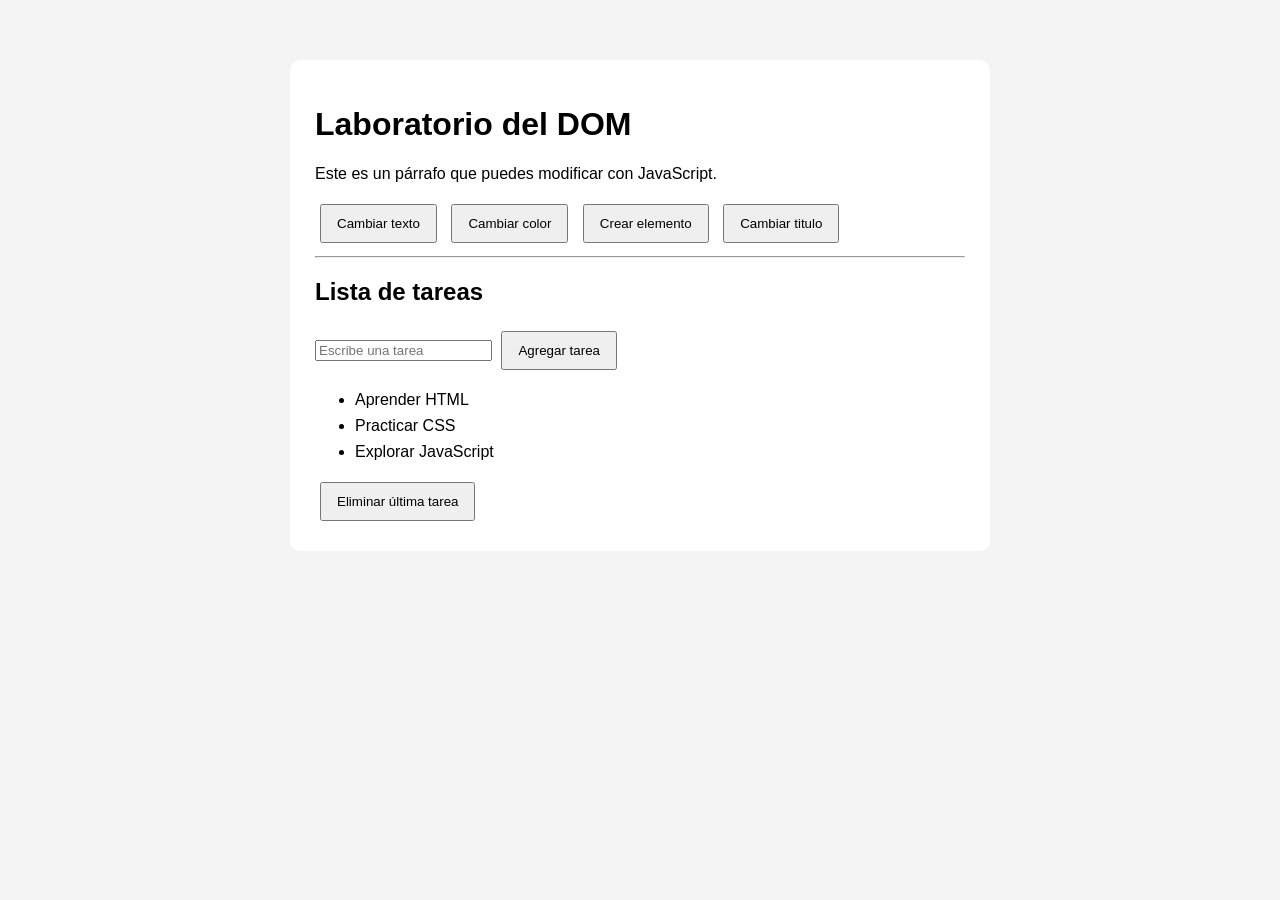
<file: session-1/ejer-01/index.html>
<!DOCTYPE html>
<html lang="es">

<head>
    <meta charset="UTF-8">
    <meta name="viewport" content="width=device-width, initial-scale=1.0">
    <title>Laboratorio DOM</title>

    <style>
        body {
            font-family: Arial, sans-serif;
            max-width: 700px;
            margin: 40px auto;
            padding: 20px;
            background-color: #f4f4f4;
        }

        .contenedor {
            background: white;
            padding: 25px;
            border-radius: 10px;
        }

        button {
            margin: 5px;
            padding: 10px 15px;
            cursor: pointer;
        }

        .destacado {
            color: white;
            background-color: #2563eb;
            padding: 10px;
            border-radius: 5px;
        }

        li {
            margin: 8px 0;
        }
    </style>
</head>

<body>

    <main class="contenedor">
        <h1 id="titulo">Laboratorio del DOM</h1>

        <p id="mensaje">
            Este es un párrafo que puedes modificar con JavaScript.
        </p>

        <button id="btnTexto">Cambiar texto</button>
        <button id="btnColor">Cambiar color</button>
        <button id="btnCrear">Crear elemento</button>

        <!-- Laboratorios -->
        <button id="btnTitulo">Cambiar titulo</button>

        <hr>

        <h2>Lista de tareas</h2>

        <input type="text" id="nuevaTarea" placeholder="Escribe una tarea">

        <button id="btnAgregar">Agregar tarea</button>

        <ul id="listaTareas">
            <li>Aprender HTML</li>
            <li>Practicar CSS</li>
            <li>Explorar JavaScript</li>
        </ul>

        <button id="btnEliminar">Eliminar última tarea</button>

        <div id="resultado"></div>
    </main>


    <script src="main.js"></script>

</body>

</html>
</file>
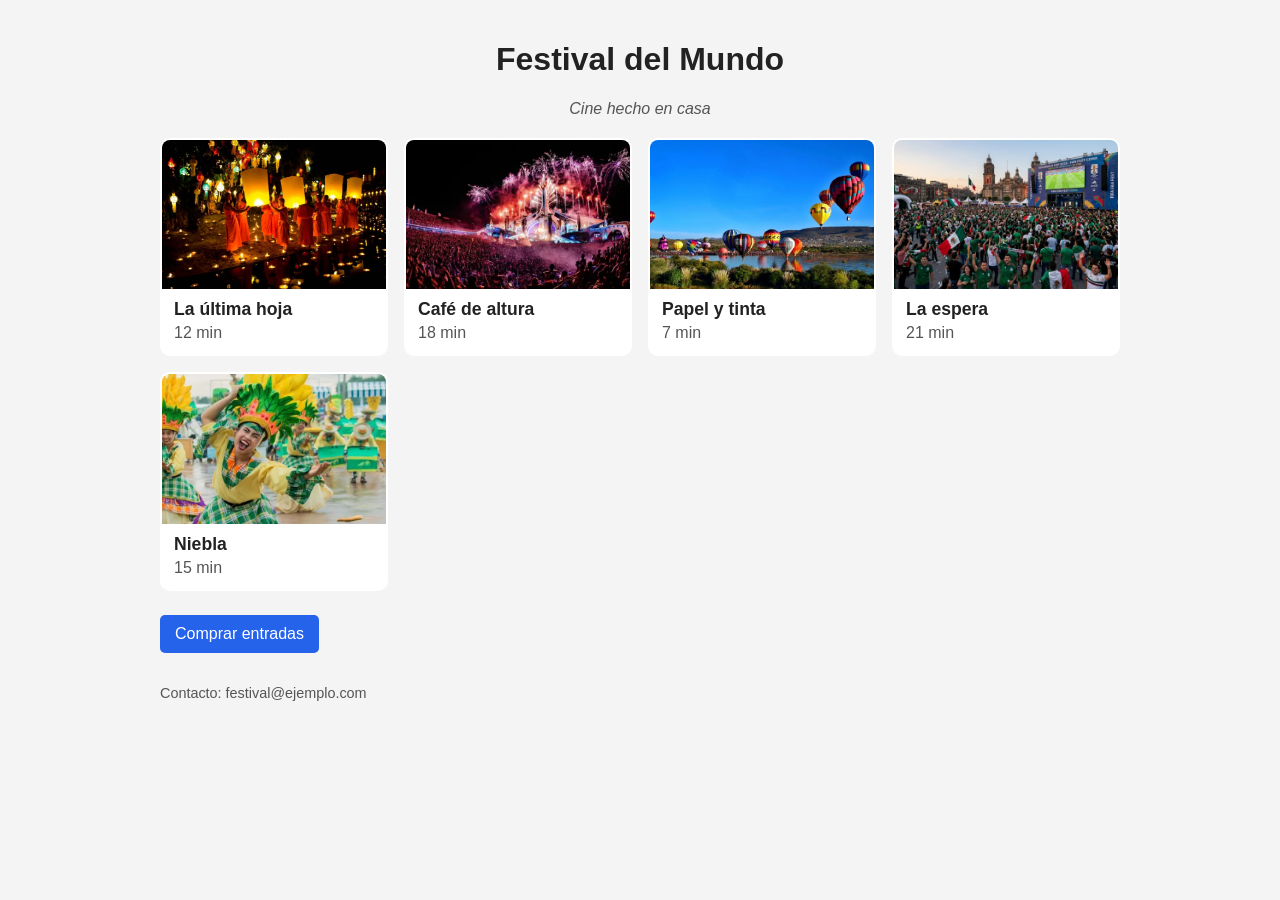
<file: session-1/ejer-02/index.html>
<!doctype html>
<html lang="es">

<head>
    <meta charset="utf-8">
    <title>Festival del Mundo</title>
    <link rel="stylesheet" href="estilos.css">
    <script src="inspector.js" defer></script>
</head>

<body>
    <header>
        <h1 id="titulo">Festival del Mundo</h1>
        <p class="lema">Cine hecho en casa</p>
    </header>
    <main>
        <p id="resumen"></p>
        <section id="programacion">
            <article class="festival" data-genero="animacion">
                <img src="img/img01.webp" alt="Monjes soltando faroles de papel iluminados durante una noche de velas">
                <h2>La última hoja</h2>
                <p class="duracion">12 min</p>
            </article>
            <article class="festival" data-genero="documental">
                <img src="img/img02.webp" alt="Multitud frente a un escenario con fuegos artificiales en un festival nocturno">
                <h2>Café de altura</h2>
                <p class="duracion">18 min</p>
            </article>
            <article class="festival" data-genero="animacion">
                <img src="img/img03.webp" alt="Globos aerostáticos de colores sobre un lago bajo un cielo despejado">
                <h2>Papel y tinta</h2>
                <p class="duracion">7 min</p>
            </article>
            <article class="festival" data-genero="ficcion">
                <img src="img/img04.webp" alt="Aficionados con banderas de México reunidos ante una pantalla gigante en una plaza">
                <h2>La espera</h2>
                <p class="duracion">21 min</p>
            </article>
            <article class="festival" data-genero="ficcion">
                <img src="img/img05.webp" alt="Bailarinas con trajes de cuadros y tocados de piña en un desfile">
                <h2>Niebla</h2>
                <p class="duracion">15 min</p>
            </article>
        </section>
        <a id="entradas" href="#">Comprar entradas</a>
    </main>
    <footer>
        <p>Contacto: festival@ejemplo.com</p>
    </footer>
</body>

</html>
</file>
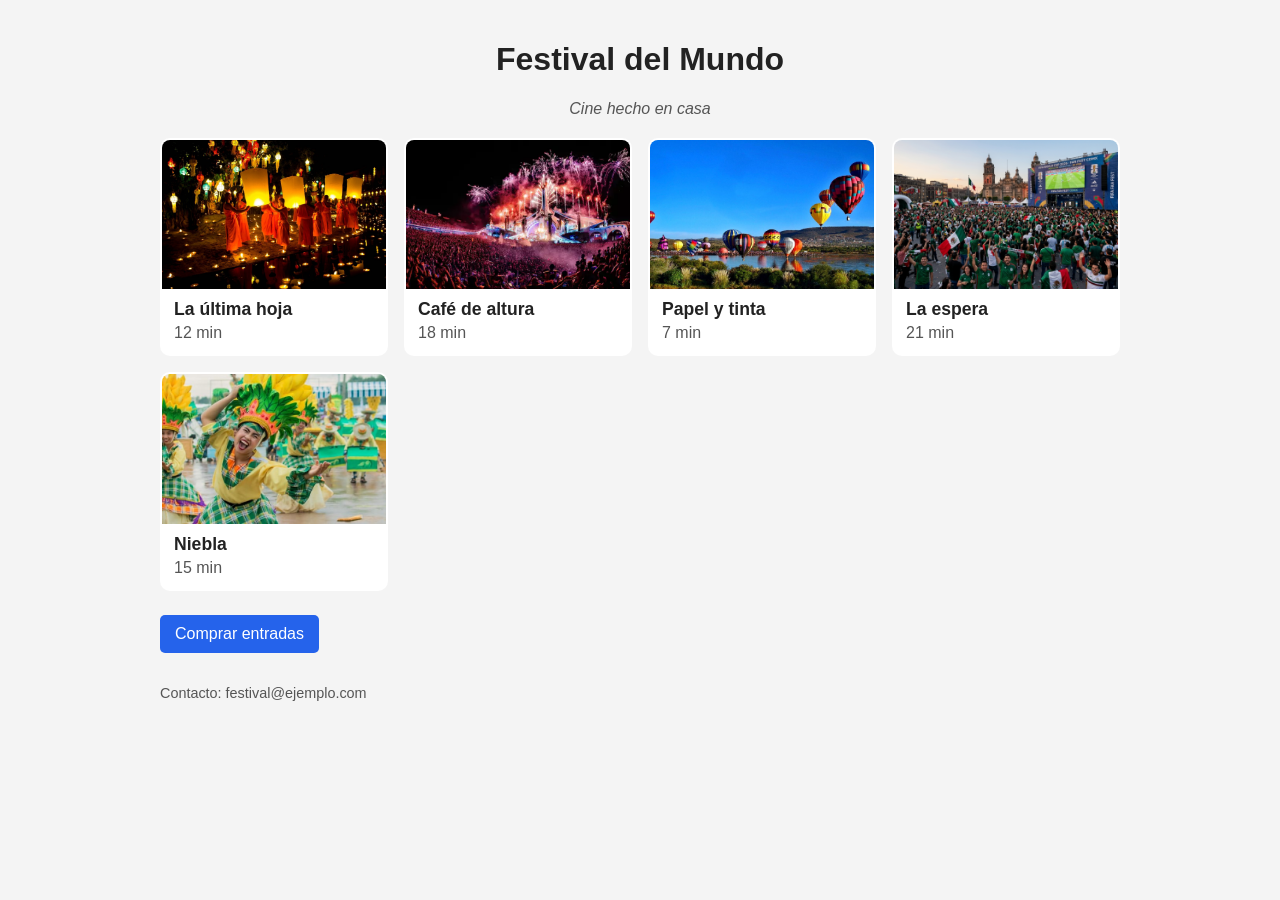
<file: session-1/festival/index.html>
<!doctype html>
<html lang="es">

<head>
    <meta charset="utf-8">
    <title>Festival del Mundo</title>
    <link rel="stylesheet" href="estilos.css">
    <script src="inspector.js" defer></script>
</head>

<body>
    <header>
        <h1 id="titulo">Festival del Mundo</h1>
        <p class="lema">Cine hecho en casa</p>
    </header>
    <main>
        <p id="resumen"></p>
        <section id="programacion">
            <article class="festival" data-genero="animacion">
                <img src="img/img01.png">
                <h2>La última hoja</h2>
                <p class="duracion">12 min</p>
            </article>
            <article class="festival" data-genero="documental">
                <img src="img/img02.png">
                <h2>Café de altura</h2>
                <p class="duracion">18 min</p>
            </article>
            <article class="festival" data-genero="animacion">
                <img src="img/img03.png">
                <h2>Papel y tinta</h2>
                <p class="duracion">7 min</p>
            </article>
            <article class="festival" data-genero="ficcion">
                <img src="img/img04.png">
                <h2>La espera</h2>
                <p class="duracion">21 min</p>
            </article>
            <article class="festival" data-genero="ficcion">
                <img src="img/img05.png">
                <h2>Niebla</h2>
                <p class="duracion">15 min</p>
            </article>
        </section>
        <a id="entradas" href="#">Comprar entradas</a>
    </main>
    <footer>
        <p>Contacto: festival@ejemplo.com</p>
    </footer>
</body>

</html>
</file>
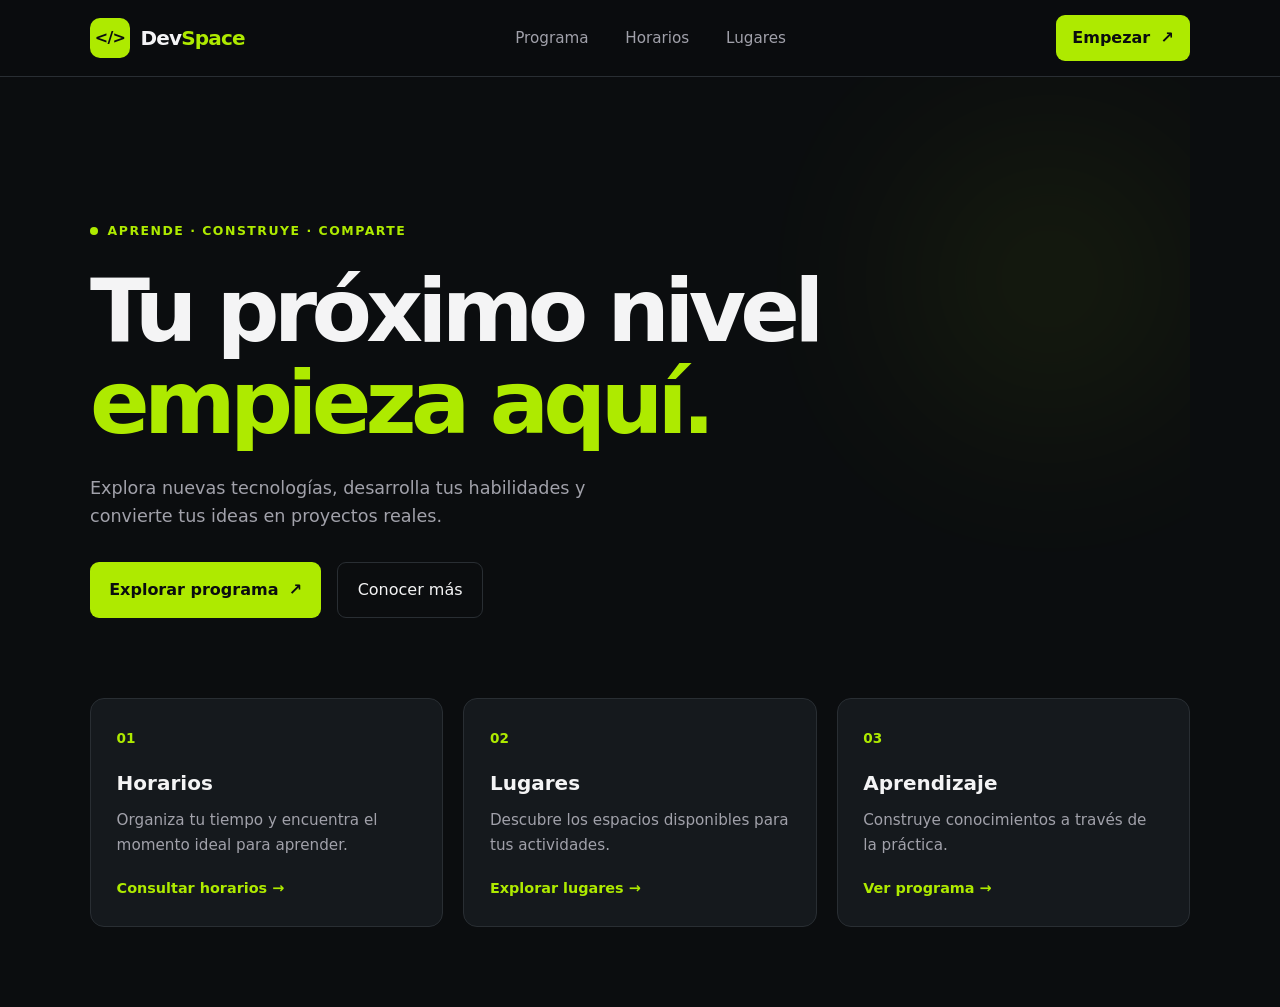
<file: session-3/ejer-01/index.html>
<!DOCTYPE html>
<html lang="es">

<head>
    <meta charset="UTF-8">
    <meta name="viewport" content="width=device-width, initial-scale=1.0">

    <meta name="theme-color" content="#0B0D0F">
    <meta name="description" content="Explora programas de aprendizaje, horarios y lugares.">

    <title>DevSpace | Aprende tecnología</title>

    <link rel="stylesheet" href="styles.css">
    <script src="script.js" defer></script>
</head>

<body>
    <header class="encabezado">
        <nav class="navegacion" aria-label="Navegación principal">

            <a href="#" class="marca" aria-label="DevSpace, inicio">
                <span class="marca-icono">&lt;/&gt;</span>
                <span>Dev<span class="marca-acento">Space</span></span>
            </a>

            <button type="button" id="boton-menu" class="boton-menu" aria-expanded="false" aria-controls="menu">
                <span class="texto-menu">Menú</span>
                <span class="icono-menu" aria-hidden="true">☰</span>
            </button>

            <ul id="menu" class="menu">
                <li><a href="#programa">Programa</a></li>
                <li><a href="#horarios">Horarios</a></li>
                <li><a href="#lugares">Lugares</a></li>
            </ul>

            <a href="#programa" class="boton-contacto">
                Empezar <span aria-hidden="true">↗</span>
            </a>

        </nav>
    </header>

    <main>
        <section class="hero" id="programa">
            <p class="etiqueta">
                <span class="punto"></span>
                APRENDE · CONSTRUYE · COMPARTE
            </p>

            <h1>
                Tu próximo nivel
                <span>empieza aquí.</span>
            </h1>

            <p class="descripcion">
                Explora nuevas tecnologías, desarrolla tus habilidades
                y convierte tus ideas en proyectos reales.
            </p>

            <div class="acciones">
                <a href="#horarios" class="boton-principal">
                    Explorar programa <span aria-hidden="true">↗</span>
                </a>

                <a href="#lugares" class="boton-secundario">
                    Conocer más
                </a>
            </div>
        </section>

        <section class="tarjetas" aria-label="Información de la plataforma">

            <article class="tarjeta" id="horarios">
                <span class="tarjeta-icono">01</span>
                <h2>Horarios</h2>
                <p>Organiza tu tiempo y encuentra el momento ideal para aprender.</p>
                <a href="#horarios">Consultar horarios →</a>
            </article>

            <article class="tarjeta" id="lugares">
                <span class="tarjeta-icono">02</span>
                <h2>Lugares</h2>
                <p>Descubre los espacios disponibles para tus actividades.</p>
                <a href="#lugares">Explorar lugares →</a>
            </article>

            <article class="tarjeta">
                <span class="tarjeta-icono">03</span>
                <h2>Aprendizaje</h2>
                <p>Construye conocimientos a través de la práctica.</p>
                <a href="#programa">Ver programa →</a>
            </article>

        </section>
    </main>
</body>

</html>
</file>
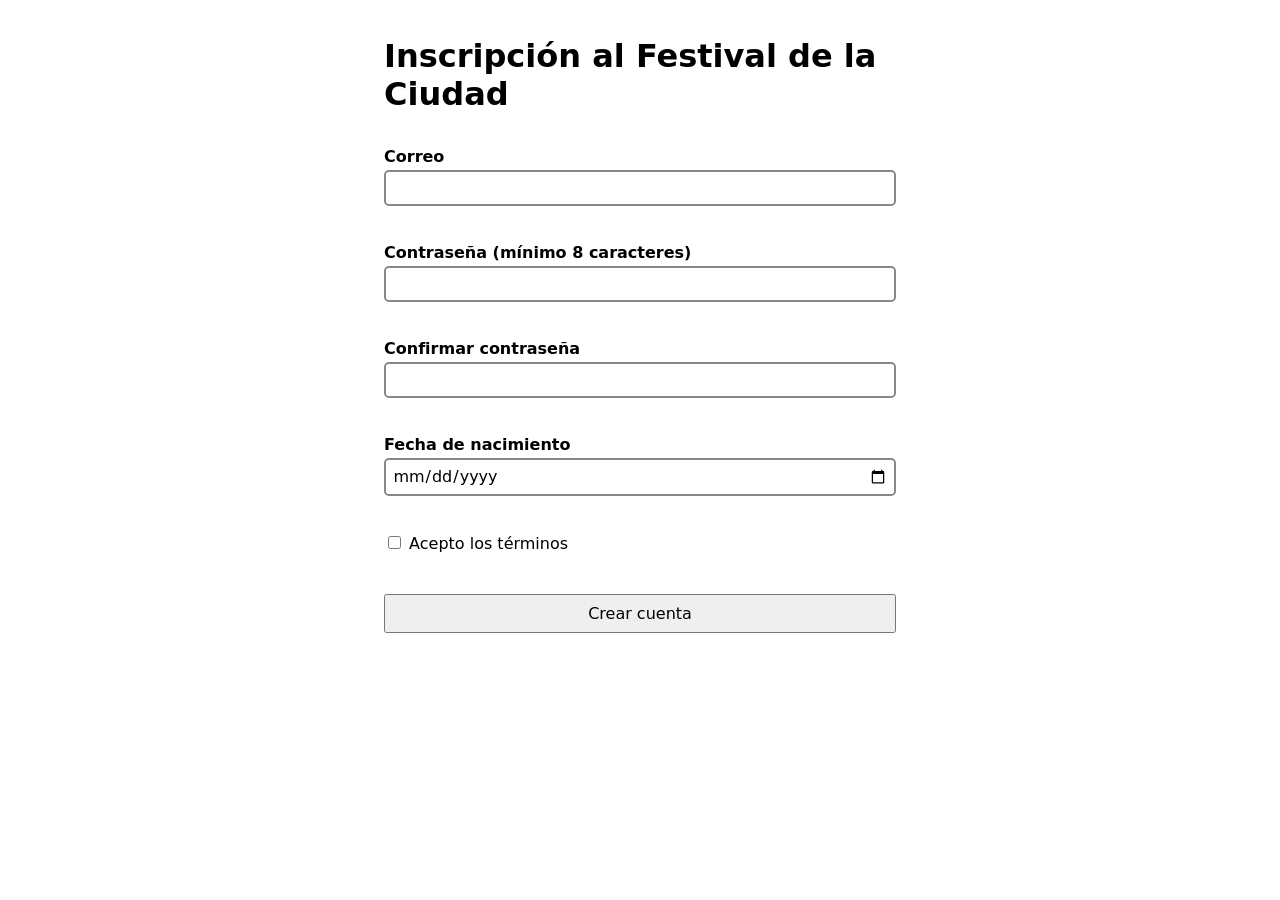
<file: session-5/ejer-01/registro.html>
<!doctype html>
<html lang="es">

<head>
    <meta charset="utf-8">
    <meta name="viewport" content="width=device-width, initial-scale=1">
    <title>Inscripción · Festival de la Ciudad</title>
    <link rel="stylesheet" href="registro.css">
    <script src="registro.js" defer></script>
</head>

<body>
    <main>
        <h1>Inscripción al Festival de la Ciudad</h1>
        <form id="registro" novalidate>
            <label for="correo">Correo</label>
            <input id="correo" name="correo" type="email" required aria-describedby="error-correo">
            <p id="error-correo" class="error"></p>

            <label for="clave">Contraseña (mínimo 8 caracteres)</label>
            <input id="clave" name="clave" type="password" required minlength="8" aria-describedby="error-clave">
            <p id="error-clave" class="error"></p>

            <label for="confirmacion">Confirmar contraseña</label>
            <input id="confirmacion" name="confirmacion" type="password" required aria-describedby="error-confirmacion">
            <p id="error-confirmacion" class="error"></p>

            <label for="nacimiento">Fecha de nacimiento</label>
            <input id="nacimiento" name="nacimiento" type="date" required aria-describedby="error-nacimiento">
            <p id="error-nacimiento" class="error"></p>

            <label class="casilla"><input id="terminos" name="terminos" type="checkbox" required
                    aria-describedby="error-terminos"> Acepto los términos</label>
            <p id="error-terminos" class="error"></p>

            <button type="submit">Crear cuenta</button>
            <p id="resumen" role="status"></p>
        </form>
    </main>
</body>

</html>
</file>
<file: session-1/ejer-02/estilos.css>
body {
    font-family: Arial, sans-serif;
    max-width: 960px;
    margin: 0 auto;
    padding: 20px;
    background-color: #f4f4f4;
    color: #222;
}

header {
    text-align: center;
    margin-bottom: 20px;
}

.lema {
    font-style: italic;
    color: #555;
}

#resumen {
    font-weight: bold;
}

#programacion {
    display: grid;
    grid-template-columns: repeat(auto-fill, minmax(220px, 1fr));
    gap: 16px;
    margin-bottom: 24px;
}

.festival {
    background: white;
    border: 2px solid transparent;
    border-radius: 10px;
    overflow: hidden;
}

.festival img {
    display: block;
    width: 100%;
    aspect-ratio: 3 / 2;
    object-fit: cover;
}

.festival h2 {
    font-size: 1.1rem;
    margin: 10px 12px 4px;
}

.duracion {
    margin: 0 12px 12px;
    color: #555;
}

/* Lo añade inspector.js a los festivales de animación */
.destacado {
    border-color: #2563eb;
    box-shadow: 0 0 0 3px rgba(37, 99, 235, 0.25);
}

/* Lo añade inspector.js a los festivales de 15 min o más */
.largo .duracion {
    color: #b45309;
    font-weight: bold;
}

.largo h2::after {
    content: "Largo";
    margin-left: 8px;
    padding: 2px 6px;
    font-size: 0.7rem;
    color: white;
    background-color: #b45309;
    border-radius: 4px;
    vertical-align: middle;
}

#entradas {
    display: inline-block;
    padding: 10px 15px;
    background-color: #2563eb;
    color: white;
    text-decoration: none;
    border-radius: 5px;
}

footer {
    margin-top: 32px;
    font-size: 0.9rem;
    color: #555;
}
</file>
<file: session-1/festival/estilos.css>
body {
    font-family: Arial, sans-serif;
    max-width: 960px;
    margin: 0 auto;
    padding: 20px;
    background-color: #f4f4f4;
    color: #222;
}

header {
    text-align: center;
    margin-bottom: 20px;
}

.lema {
    font-style: italic;
    color: #555;
}

#resumen {
    font-weight: bold;
}

#programacion {
    display: grid;
    grid-template-columns: repeat(auto-fill, minmax(220px, 1fr));
    gap: 16px;
    margin-bottom: 24px;
}

.festival {
    background: white;
    border: 2px solid transparent;
    border-radius: 10px;
    overflow: hidden;
}

.festival img {
    display: block;
    width: 100%;
    aspect-ratio: 3 / 2;
    object-fit: cover;
}

.festival h2 {
    font-size: 1.1rem;
    margin: 10px 12px 4px;
}

.duracion {
    margin: 0 12px 12px;
    color: #555;
}

/* Lo añade inspector.js a los festivales de animación */
.destacado {
    border-color: #2563eb;
    box-shadow: 0 0 0 3px rgba(37, 99, 235, 0.25);
}

/* Lo añade inspector.js a los festivales de 15 min o más */
.largo .duracion {
    color: #b45309;
    font-weight: bold;
}

.largo h2::after {
    content: "Largo";
    margin-left: 8px;
    padding: 2px 6px;
    font-size: 0.7rem;
    color: white;
    background-color: #b45309;
    border-radius: 4px;
    vertical-align: middle;
}

#entradas {
    display: inline-block;
    padding: 10px 15px;
    background-color: #2563eb;
    color: white;
    text-decoration: none;
    border-radius: 5px;
}

footer {
    margin-top: 32px;
    font-size: 0.9rem;
    color: #555;
}
</file>
<file: session-3/ejer-01/styles.css>
/* =========================
   1. Variables y reinicio
   ========================= */

:root {
    --fondo: #0B0D0F;
    --superficie: #15191D;
    --borde: #292E33;
    --texto: #F4F4F5;
    --texto-secundario: #A1A1AA;
    --acento: #AEEA00;
}

* {
    box-sizing: border-box;
    margin: 0;
    padding: 0;
}

html {
    scroll-behavior: smooth;
    scroll-padding-top: 90px;
}

body {
    min-height: 100vh;
    background: var(--fondo);
    color: var(--texto);
    font-family: Inter, system-ui, sans-serif;
    line-height: 1.6;
}

a {
    color: inherit;
    text-decoration: none;
}

button,
a {
    -webkit-tap-highlight-color: transparent;
}

a:focus-visible,
button:focus-visible {
    outline: 2px solid var(--acento);
    outline-offset: 4px;
}

/* =========================
   2. Navegación
   ========================= */

.encabezado {
    position: sticky;
    top: 0;
    z-index: 10;
    background: rgb(11 13 15 / 90%);
    border-bottom: 1px solid var(--borde);
    backdrop-filter: blur(16px);
}

.navegacion {
    width: min(1100px, 92%);
    min-height: 76px;
    margin-inline: auto;

    display: flex;
    align-items: center;
    justify-content: space-between;
    gap: 2rem;
}

.marca {
    display: inline-flex;
    align-items: center;
    gap: 0.65rem;
    font-size: 1.25rem;
    font-weight: 800;
    letter-spacing: -0.04em;
}

.marca-icono {
    display: grid;
    place-items: center;
    width: 40px;
    height: 40px;
    background: var(--acento);
    color: var(--fondo);
    border-radius: 10px;
    font-size: 1rem;
}

.marca-acento {
    color: var(--acento);
}

.menu {
    list-style: none;
    display: flex;
    align-items: center;
    gap: 0.5rem;
}

.menu a {
    display: block;
    padding: 0.65rem 0.9rem;
    border-radius: 8px;
    color: var(--texto-secundario);
    font-size: 0.95rem;
    transition:
        color 180ms ease,
        background 180ms ease;
}

.menu a:hover,
.menu a:focus-visible {
    color: var(--acento);
    background: var(--superficie);
}

.boton-contacto,
.boton-principal {
    display: inline-flex;
    justify-content: center;
    align-items: center;
    gap: 0.65rem;
    background: var(--acento);
    color: var(--fondo);
    border-radius: 9px;
    font-weight: 750;
    transition:
        transform 180ms ease,
        filter 180ms ease;
}

.boton-contacto {
    padding: 0.65rem 1rem;
    white-space: nowrap;
}

.boton-contacto:hover,
.boton-principal:hover {
    transform: translateY(-2px);
    filter: brightness(1.08);
}

.boton-menu {
    display: none;
    cursor: pointer;
    color: var(--texto);
    background: var(--superficie);
    border: 1px solid var(--borde);
    border-radius: 9px;
    padding: 0.65rem 0.8rem;
    font: inherit;
}

/* =========================
   3. Presentación principal
   ========================= */

main {
    width: min(1100px, 92%);
    margin-inline: auto;
}

.hero {
    position: relative;
    overflow: hidden;
    padding: clamp(5rem, 12vw, 9rem) 0 5rem;
}

.hero::before {
    content: "";
    position: absolute;
    z-index: -1;
    top: 10%;
    right: 0;
    width: 280px;
    aspect-ratio: 1;
    background: var(--acento);
    opacity: 0.08;
    filter: blur(100px);
    border-radius: 50%;
    pointer-events: none;
}

.etiqueta {
    display: flex;
    align-items: center;
    gap: 0.6rem;
    color: var(--acento);
    font-size: 0.78rem;
    font-weight: 750;
    letter-spacing: 0.12em;
}

.punto {
    width: 8px;
    height: 8px;
    background: var(--acento);
    border-radius: 50%;
}

.hero h1 {
    max-width: 800px;
    margin-top: 1.5rem;
    font-size: clamp(2.8rem, 7vw, 5.5rem);
    line-height: 1.05;
    letter-spacing: -0.065em;
}

.hero h1 span {
    display: block;
    color: var(--acento);
}

.descripcion {
    max-width: 580px;
    margin-top: 1.5rem;
    color: var(--texto-secundario);
    font-size: 1.1rem;
}

.acciones {
    display: flex;
    flex-wrap: wrap;
    gap: 1rem;
    margin-top: 2rem;
}

.boton-principal,
.boton-secundario {
    padding: 0.9rem 1.2rem;
}

.boton-secundario {
    border: 1px solid var(--borde);
    border-radius: 9px;
    transition:
        border-color 180ms ease,
        background 180ms ease;
}

.boton-secundario:hover {
    border-color: var(--acento);
    background: var(--superficie);
}

/* =========================
   4. Tarjetas informativas
   ========================= */

.tarjetas {
    display: grid;
    grid-template-columns: repeat(3, minmax(0, 1fr));
    gap: 1.25rem;
    padding-bottom: 5rem;
}

.tarjeta {
    padding: 1.6rem;
    background: var(--superficie);
    border: 1px solid var(--borde);
    border-radius: 14px;
    transition:
        transform 200ms ease,
        border-color 200ms ease;
}

.tarjeta:hover {
    transform: translateY(-5px);
    border-color: var(--acento);
}

.tarjeta-icono {
    display: inline-block;
    color: var(--acento);
    font-size: 0.85rem;
    font-weight: 800;
}

.tarjeta h2 {
    margin-top: 1rem;
    font-size: 1.25rem;
}

.tarjeta p {
    margin-top: 0.6rem;
    color: var(--texto-secundario);
    font-size: 0.95rem;
}

.tarjeta a {
    display: inline-block;
    margin-top: 1.25rem;
    color: var(--acento);
    font-size: 0.9rem;
    font-weight: 650;
}

/* =========================
   5. Menú responsive
   ========================= */

@media (max-width: 699px) {
    .navegacion {
        position: relative;
        min-height: 68px;
        gap: 0.75rem;
    }

    .boton-menu {
        display: inline-flex;
        align-items: center;
        gap: 0.6rem;
        margin-left: auto;
    }

    .icono-menu {
        color: var(--acento);
    }

    .boton-contacto {
        display: none;
    }

    .menu {
        display: none;
        position: absolute;
        top: calc(100% + 1px);
        left: -4.35%;
        right: -4.35%;
        padding: 0.75rem 4.35% 1rem;
        background: var(--fondo);
        border-bottom: 1px solid var(--borde);
    }

    .menu.abierto {
        display: flex;
        flex-direction: column;
        align-items: stretch;
        gap: 0.25rem;
    }

    .menu a {
        padding: 0.9rem 1rem;
    }

    .tarjetas {
        grid-template-columns: 1fr;
    }

    .hero {
        padding-top: 5rem;
    }
}

@media (min-width: 700px) {
    .menu {
        display: flex;
    }

    .boton-menu {
        display: none;
    }
}

/* =========================
   6. Accesibilidad
   ========================= */

@media (prefers-reduced-motion: reduce) {

    *,
    *::before,
    *::after {
        scroll-behavior: auto !important;
        transition-duration: 0.01ms !important;
        animation-duration: 0.01ms !important;
    }
}
</file>
<file: session-5/ejer-01/registro.css>
body {
    margin: 0;
    font-family: system-ui, sans-serif;
}

main {
    max-width: 32rem;
    margin: 0 auto;
    padding: 1rem;
}

form {
    display: grid;
    gap: 0.25rem;
}

label {
    margin-top: 0.75rem;
    font-weight: bold;
}

.casilla {
    font-weight: normal;
}

input {
    padding: 0.4rem;
    border: 2px solid #888;
    border-radius: 0.3rem;
    font: inherit;
}

button {
    margin-top: 1rem;
    padding: 0.5rem;
    font: inherit;
}

.error {
    margin: 0;
    min-height: 1.2em;
    color: #b00020;
    font-size: 0.9rem;
}

/* input:invalid {
    border-color: #b00020;
} */


[aria-invalid="true"] {
    border-color: #b00020;
}
</file>
